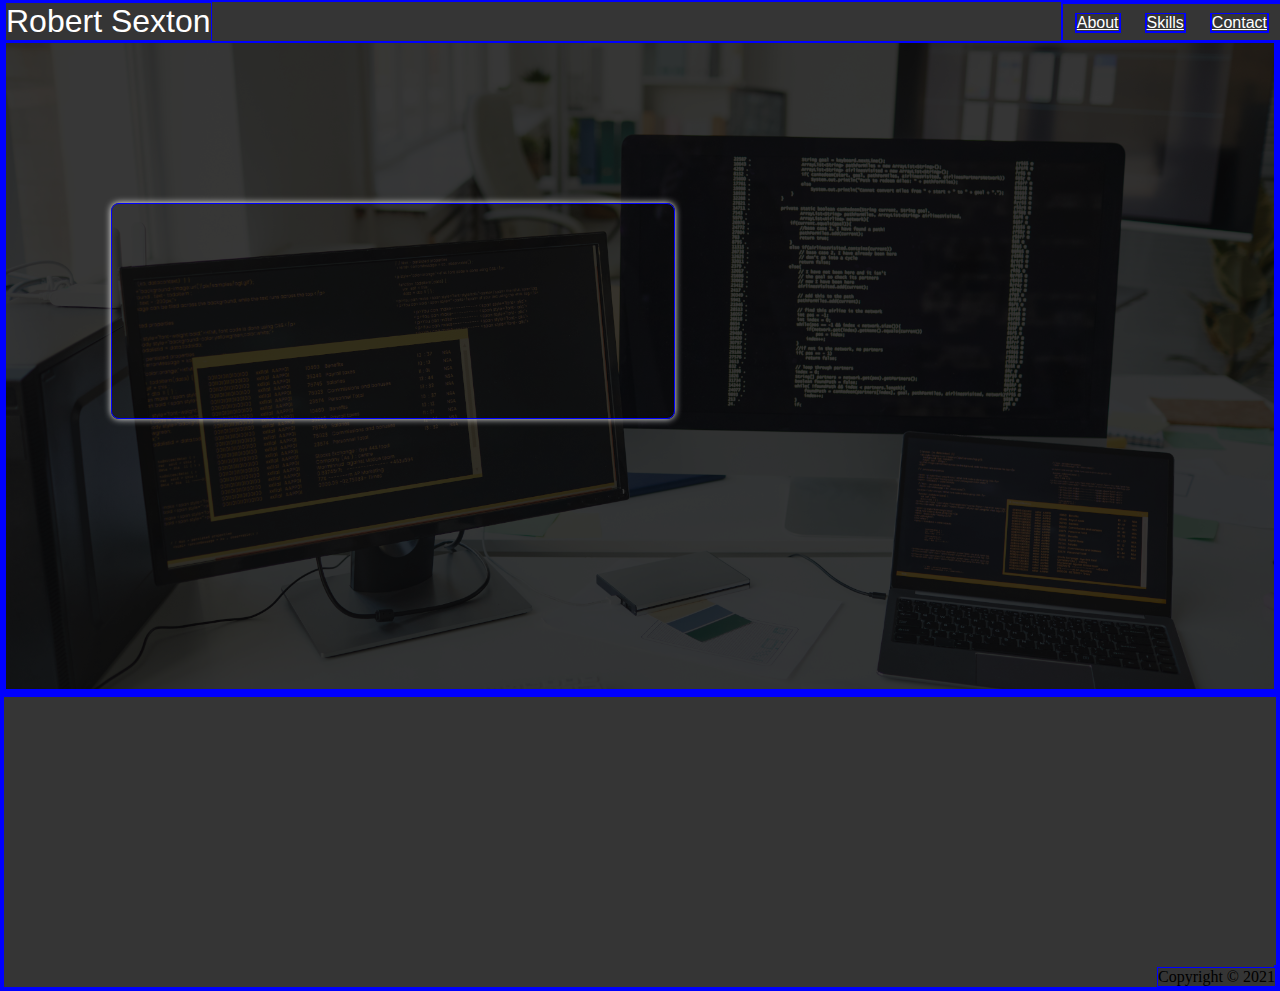
<file: index.html>
<!DOCTYPE html>
<html lang="en">
  <head>
    <meta name="viewport" content="width=device-width, initial-scale=1.0">
    <title>Robert Sexton | Full Stack Engineer - Portfolio</title>
    <link href="./assets/css/base.css" rel="stylesheet" />
    <script src="./assets/js/base.js" type="text/javascript" defer></script>
  </head>
  <body>
    <div class="container">
      <header aria-labelledby="profile-logo">
        <div class="header-wrapper">
          <h1 id="profile-logo">Robert Sexton</h1>
          <nav>
            <ul role="menubar">
              <li role="menuitem"><a href="#about">About</a></li>
              <li role="menuitem"><a href="#sills">Skills</a></li>
              <li role="menuitem"><a href="#contact">Contact</a></li>
            </ul>
          </nav>
        </div>
      </header>
      <main>
        <div class="splash">
          <div class="background"></div>
          <div class="statement">
  
          </div>
        </div>
        <section id="about">
  
        </section>
        <section id="sills">
  
        </section>
      </main>
      <footer>
        <section id="contact">
  
        </section>
        <div class="copyright">Copyright &copy; 2021</div>
      </footer>
    </div>
  </body>
</html>
</file>
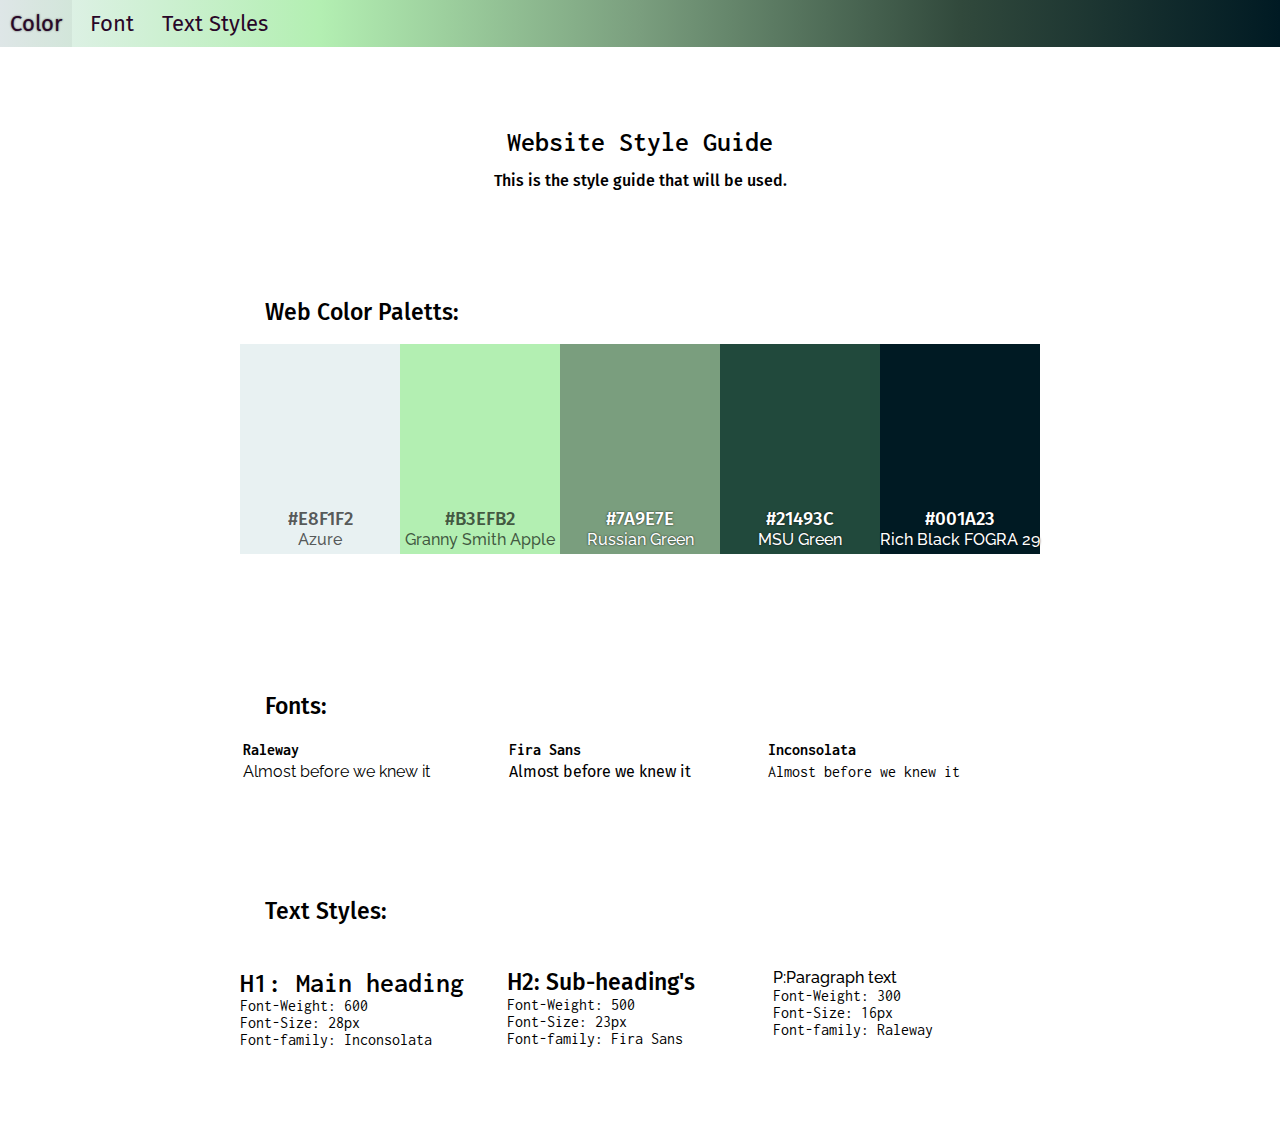
<file: projects/style-guide/index.html>
<!DOCTYPE HTML>
<html>
  <head>
    <link href="./styles.css" rel="stylesheet" />
  </head>
  <body class="body">
    <header>
      <nav>
        <ul class="menu">
          <li class="menu-item"><a class="item" href="#color">Color</a></li>
          <li class="menu-item"><a class="item" href="#font">Font</a></li>
          <li class="menu-item"><a class="item" href="#text-styles">Text Styles</a></li>
        </ul>
      </nav>
      <article class="title">
        <h1>Website Style Guide</h1>
        <p>This is the style guide that will be used.</p>
      </article>
    </header>
    <section>
        <div id="color">
          <article class="sub-title">
            <h2>Web Color Paletts:</h2>
          </article>
          <div class="selection">
            <div class="item" style="background-color: #E8F1F2">
              <div class="label">
                <h3 class="black">#E8F1F2</h3>
                <p class="black">Azure</p>
              </div>
            </div>
            <div class="item" style="background-color: #B3EFB2">
              <div class="label black">
                <h3 class="black">#B3EFB2</h3>
                <p class="black">Granny Smith Apple</p>
              </div>
            </div>
            <div class="item" style="background-color: #7A9E7E">
              <div class="label">
                <h3>#7A9E7E</h3>
                <p>Russian Green</p>
              </div>
            </div>
            <div class="item" style="background-color: #21493C">
              <div class="label">
                <h3>#21493C</h3>
                <p>MSU Green</p>
              </div>
            </div>
            <div class="item" style="background-color: #001A23">
              <div class="label">
                <h3>#001A23</h3>
                <p>Rich Black FOGRA 29</p>
              </div>
            </div>
          </div>
        </div>
    </section>
    <section>
      <div id="font">
        <article class="sub-title">
          <h2>Fonts:</h2>
        </article>
        <table>
          <thead>
            <tr>
              <th>Raleway</th>
              <th>Fira Sans</th>
              <th>Inconsolata</th>
            </tr>
          </thead>
          <tbody>
            <tr>
              <td style="font-family: Raleway">Almost before we knew it</td>
              <td style="font-family: 'Fira Sans'">Almost before we knew it</td>
              <td style="font-family: Inconsolata">Almost before we knew it</td>
            </tr>
          </tbody>
        </table>
      </div>
    </section>
    <section>
      <div>
        <article class="sub-title">
          <h2>Text Styles:</h2>
        </article>
        <container id="text-styles">
          <div class="styles-item">
            <h1>H1: Main heading</h1>
            <ul>
              <li>Font-Weight: 600</li>
              <li>Font-Size: 28px</li>
              <li>Font-family: Inconsolata</li>
            </ul>
          </div>
          <div class="styles-item">
            <h2>H2: Sub-heading's</h2>
            <ul>
              <li>Font-Weight: 500</li>
              <li>Font-Size: 23px</li>
              <li>Font-family: Fira Sans</li>
            </ul>
          </div>
          <div class="styles-item">
            <p>P:Paragraph text</p>
            <ul>
              <li>Font-Weight: 300</li>
              <li>Font-Size: 16px</li>
              <li>Font-family: Raleway</li>
            </ul>
          </div>
        </container>
      </div>
    </section>
  </body>
</html>
</file>
<file: assets/css/base.css>
*{
    border: solid 1px blue;
}
html,body{
    background-color: rgba(53, 53, 53, 1);
}
body{
    margin:0;
    padding: 0;
}
p,h1,h2,h3,h4,h5,h6,a{
    color:white
}
h1,h2,h3,h4,h5,h6,a,p,li{
    font-family: Arial, Helvetica, sans-serif;
    font-weight: lighter;
    padding: 0;
    margin: 0;
}

header{
    position: fixed;
    max-width: 1300px;
    width: 100%;
    top: 0;
    background-color: rgba(53, 53, 53, 1);
}

header .header-wrapper{
    display: flex;
    justify-content: space-between;
    margin: auto;
}

ul[role='menubar']{
    height: 100%;
    margin: 0;
    padding: 0;
    display: flex;
    justify-content: space-evenly;
    align-items: center;
}
li[role='menuitem']{
    list-style: none;
    margin: 0 12px;
}

.container{
    position: relative;
    max-width: 1300px;
    margin:auto;
}

main{
    padding-top: 35px;
}

.splash{
    height: 650px;
    display: grid;
    grid-template: repeat(12, 1fr) / repeat(36, 1fr);
    background: url(../img/background-2.jpg) no-repeat center;
    background-size: cover;
}
.splash .background{
    grid-area: 1/1/13/37;
    background-color: rgba(5, 5, 5, .8);
}
.splash .statement{
    grid-area: 4/4/8/20;
    border-radius: 8px;
    box-shadow: 0 0 7px white;
}

footer{
    height: 290px;
    display: flex;
    justify-content: end;
    align-items: end;
    flex-direction: column;
}

.copyright{
    display: flex;
    justify-content: end;
}
</file>
<file: projects/style-guide/styles.css>
@import url('https://fonts.googleapis.com/css2?family=Fira+Sans:wght@500&family=Inconsolata:wght@600&family=Raleway:ital,wght@1,300&display=swap');

*{
  //border: thin solid red;
}

body,p,h1,h2,h3,h4,h5,h6, nav, ul{
  margin:   0;
  padding:  0;
  font-family: 'Inconsolata', monospace;
}
h1{
  font-size: 28px;
  font-weight: 600;
  font-family: 'Inconsolata', monospace;
}
h2{
  font-size: 23px;
}

h2,h3,h4,h5,h6{
  font-family: 'Fira Sans', sans-serif;
  font-weight: 500;
}
p{
  font-family: 'Raleway', sans-serif;
  font-weight: 500; 
  font-size: 16px;
}

.black{
  color: rgba(0,0,0,.65);
  text-shadow: none;
}

li{
  list-style-type: none;
}

nav{
  width: 100%;
  background-image: linear-gradient(to right, #E8F1F2, #B3EFB2, #7A9E7E, #31493C, #001A23);
}

nav ul.menu{
  padding: 10px 0;
}

nav ul li.menu-item{
  display: inline-block;
  border-radius: 4px;
  box-sizing: border-box;
}

nav ul .menu-item .item{
  color: #290628;
  text-decoration: none;
  text-align: center;
  font-size: 22px;
  padding: 10px ;
  vertical-align: middle;
  font-family: 'Fira Sans', sans-serif;
}

nav ul li.menu-item a:hover{
  text-shadow: 0 0 2px rgba(0,0,0,.65);
  background-color: rgba(0,0,0,.045);
}

nav ul li.menu-item a:active{
  background-color: rgba(50,50,44,.65);
}

article{
  text-align: center;
}

article h1{
  padding: 15px 0;
  
}

article p{
  font-family: 'Fira Sans', sans-serif;
}

section{
  margin: auto;
  max-width: 800px;
  width: 100%;
  padding-bottom: 50px;
}

section #color{
  padding: 25px 0
}

.title{
  padding: 65px;
}

.sub-title{
  text-align: left;
  padding: 18px 25px;
}

#font{
  padding: 45px 0;
}

#font p.bold{
  font-weight: 600;
}

section #color .selection{
  display: flex;
}

section #color .selection .item{
  min-height: 210px;
  max-width: 215px;
  width: 20%;
  transition: width 2s;
  text-align: center;
  position: relative;
  
}

section #color .selection .item .label{
  color: #fff;
  text-shadow: 0 0 2px rgba(0,0,0,.85);
  bottom: 5px;
  position: absolute;
  width: 100%;
}

section #color .selection .item .label h3{
  font-family: 'Fira Sans', sans-serif;
}
section #color .selection .item .label p{
  font-family: 'Raleway', sans-serif;
}

section #color .selection .item:hover{
  position: relative;
  width: 100%;
}

table{
  text-align: left;
  width: 100%;
}
#text-styles{
  margin: 25px 0;
  display: flex;
}
.text-styles{}

#text-styles .styles-item{
  width: 100%;
}
</file>
